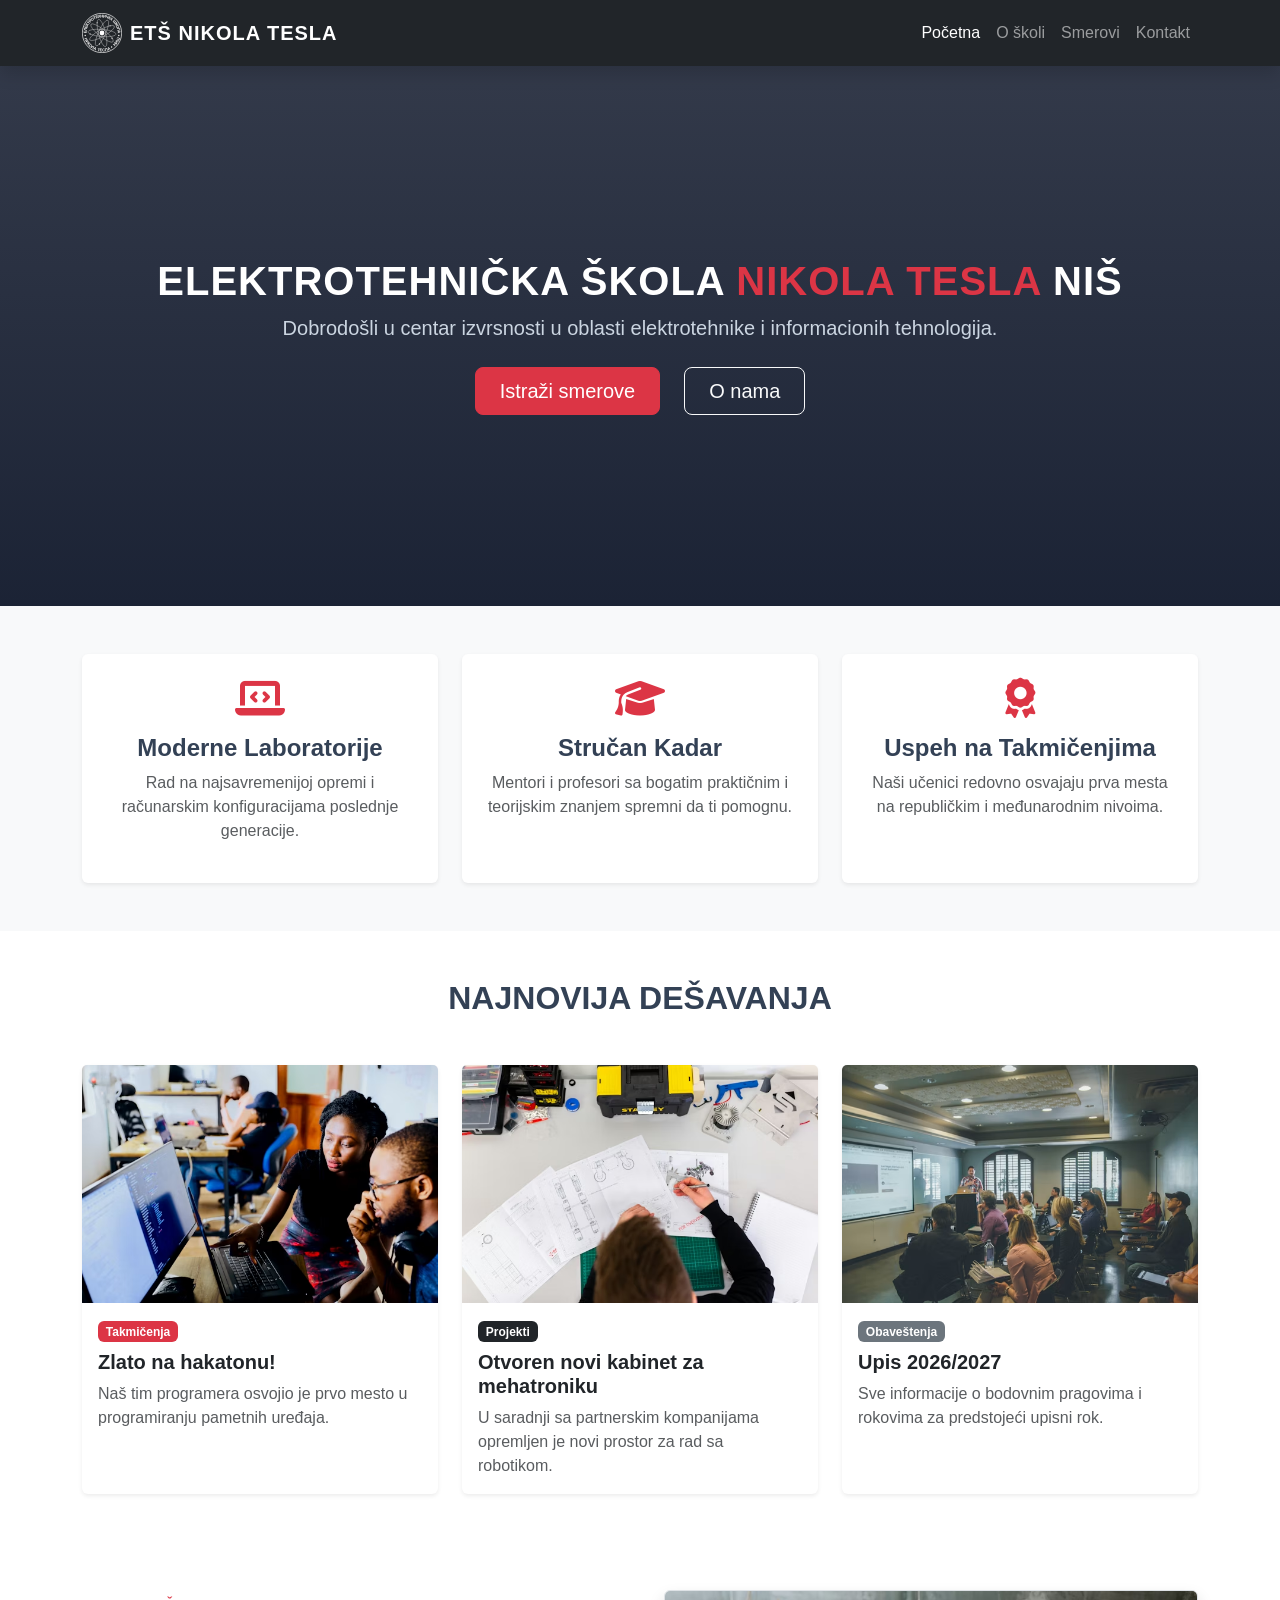
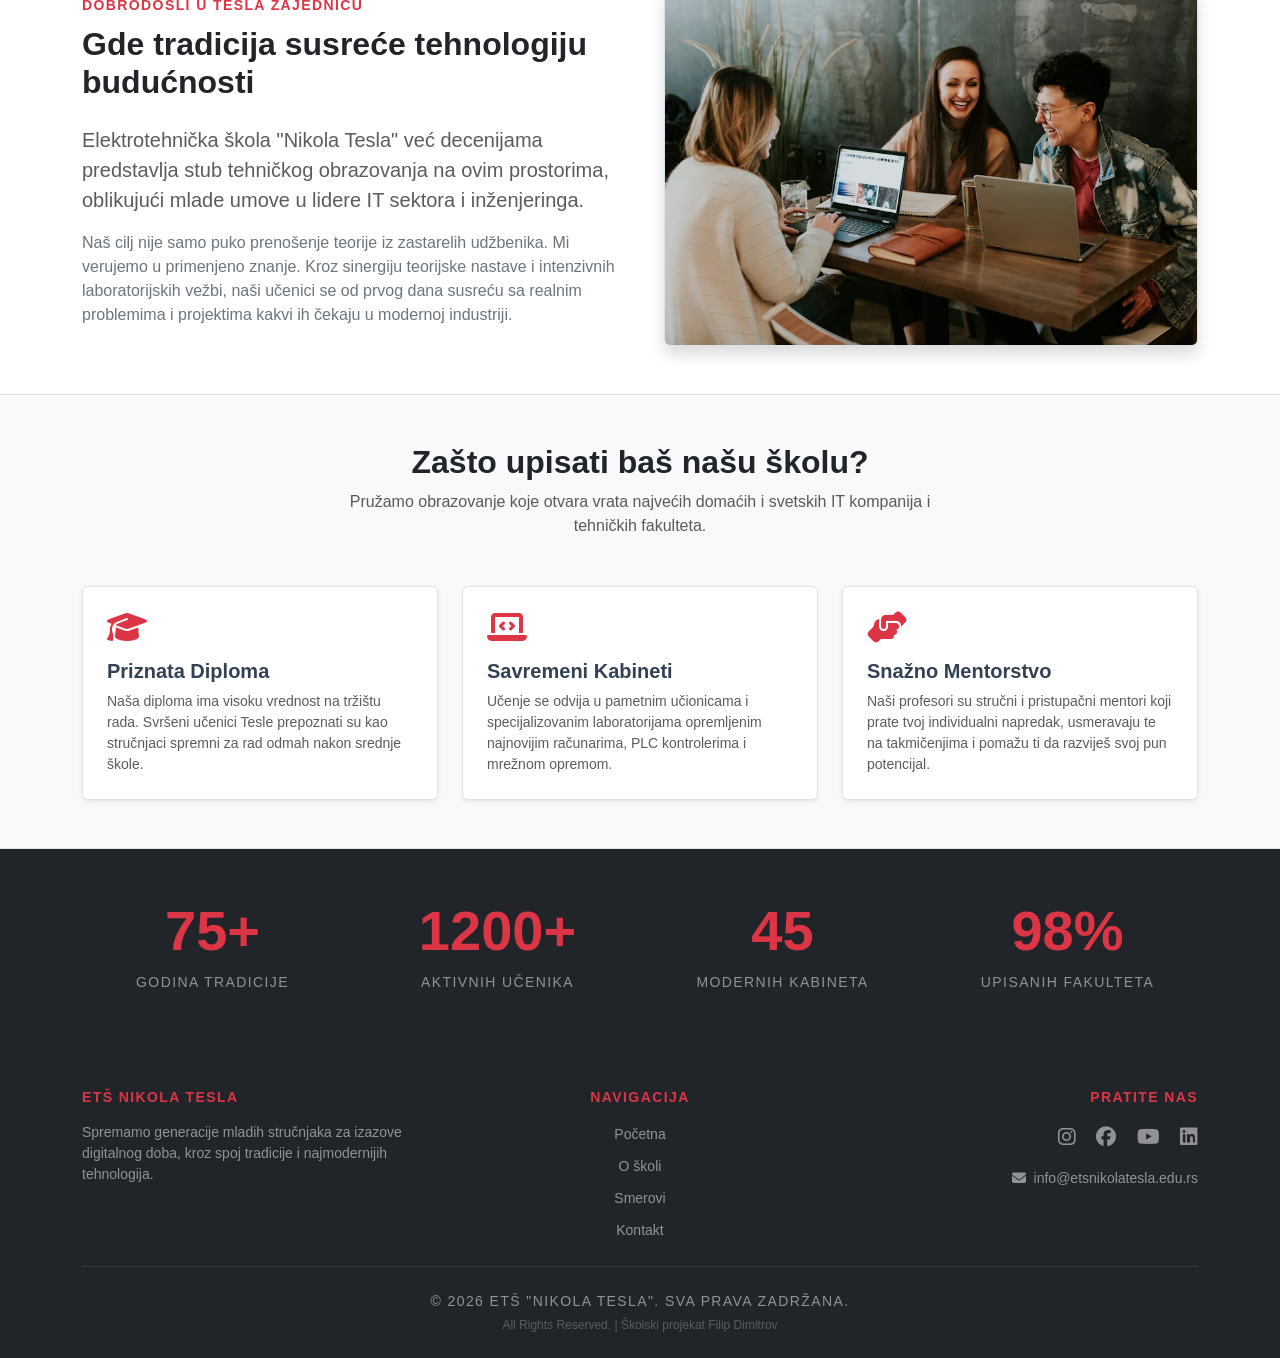
<file: index.html>
<!DOCTYPE html>
<html lang="sr">
<head>
    <meta charset="UTF-8">
    <meta name="viewport" content="width=device-width, initial-scale=1.0">
    <title>ETŠ Nikola Tesla | Početna</title>
    <link href="https://cdn.jsdelivr.net/npm/bootstrap@5.3.0/dist/css/bootstrap.min.css" rel="stylesheet">
    <link href="https://fonts.googleapis.com/css2?family=Montserrat:wght@400;700;900&display=swap" rel="stylesheet">
    <link rel="stylesheet" href="https://cdnjs.cloudflare.com/ajax/libs/font-awesome/6.4.0/css/all.min.css">
    <link rel="stylesheet" href="style.css">
</head>
<body>

    <nav class="navbar navbar-expand-lg navbar-dark bg-dark sticky-top shadow">
        <div class="container">
            <a class="navbar-brand d-flex align-items-center" href="index.html">
    <img src="/IMG/logo.svg" alt="Logo ETŠ Nikola Tesla" class="navbar-logo me-2">
    <span class="fw-bold">ETŠ NIKOLA TESLA</span>
</a>
            <button class="navbar-toggler" type="button" data-bs-toggle="collapse" data-bs-target="#navbarNav">
                <span class="navbar-toggler-icon"></span>
            </button>
            <div class="collapse navbar-collapse" id="navbarNav">
                <ul class="navbar-nav ms-auto">
                    <li class="nav-item"><a class="nav-link active" href="index.html">Početna</a></li>
                    <li class="nav-item"><a class="nav-link" href="o-skoli.html">O školi</a></li>
                    <li class="nav-item"><a class="nav-link" href="smerovi.html">Smerovi</a></li>
                    <li class="nav-item"><a class="nav-link" href="kontakt.html">Kontakt</a></li>
                </ul>
            </div>
        </div>
    </nav>

    <header class="hero-section text-white d-flex align-items-center" style="background: linear-gradient(rgba(15, 23, 42, 0.85), rgba(15, 23, 42, 0.95)), url('https://images.unsplash.com/photo-1517694712202-14dd9538aa97?auto=format&fit=crop&w=1200&q=80') no-repeat center center/cover;">
        <div class="container text-center py-5">
            <h1 class="hero-naslov text-uppercase text-white">
                Elektrotehnička škola <span class="text-danger">Nikola Tesla</span> Niš
            </h1>
            <p class="lead mb-4 text-muted-light">Dobrodošli u centar izvrsnosti u oblasti elektrotehnike i informacionih tehnologija.</p>
            <div class="d-grid gap-2 d-sm-flex justify-content-sm-center">
                <a href="smerovi.html" class="btn btn-danger btn-lg px-4 me-sm-3">Istraži smerove</a>
                <a href="o-skoli.html" class="btn btn-outline-light btn-lg px-4">O nama</a>
            </div>
        </div>
    </header>

    <section class="py-5 bg-light">
        <div class="container">
            <div class="row g-4 text-center">
                <div class="col-md-4">
                    <div class="p-4 bg-white rounded shadow-sm h-100 feature-card">
                        <i class="fa-solid fa-laptop-code text-danger fs-1 mb-3"></i>
                        <h4 class="fw-bold">Moderne Laboratorije</h4>
                        <p class="text-muted">Rad na najsavremenijoj opremi i računarskim konfiguracijama poslednje generacije.</p>
                    </div>
                </div>
                <div class="col-md-4">
                    <div class="p-4 bg-white rounded shadow-sm h-100 feature-card">
                        <i class="fa-solid fa-graduation-cap text-danger fs-1 mb-3"></i>
                        <h4 class="fw-bold">Stručan Kadar</h4>
                        <p class="text-muted">Mentori i profesori sa bogatim praktičnim i teorijskim znanjem spremni da ti pomognu.</p>
                    </div>
                </div>
                <div class="col-md-4">
                    <div class="p-4 bg-white rounded shadow-sm h-100 feature-card">
                        <i class="fa-solid fa-award text-danger fs-1 mb-3"></i>
                        <h4 class="fw-bold">Uspeh na Takmičenjima</h4>
                        <p class="text-muted">Naši učenici redovno osvajaju prva mesta na republičkim i međunarodnim nivoima.</p>
                    </div>
                </div>
            </div>
        </div>
    </section>

    <section class="py-5">
        <div class="container">
            <h2 class="text-center fw-bold mb-5 position-relative text-uppercase">Najnovija dešavanja</h2>
            <div class="row g-4">
                <div class="col-md-4">
                    <div class="card h-100 border-0 shadow-sm news-card">
                        <img src="/IMG/slika 1.avif" class="card-img-top" alt="Vesti">
                        <div class="card-body">
                            <span class="badge bg-danger mb-2">Takmičenja</span>
                            <h5 class="card-title fw-bold">Zlato na hakatonu!</h5>
                            <p class="card-text text-muted">Naš tim programera osvojio je prvo mesto u programiranju pametnih uređaja.</p>
                        </div>
                    </div>
                </div>
                <div class="col-md-4">
                    <div class="card h-100 border-0 shadow-sm news-card">
                        <img src="/IMG/slika 2.avif" class="card-img-top" alt="Vesti">
                        <div class="card-body">
                            <span class="badge bg-dark mb-2">Projekti</span>
                            <h5 class="card-title fw-bold">Otvoren novi kabinet za mehatroniku</h5>
                            <p class="card-text text-muted">U saradnji sa partnerskim kompanijama opremljen je novi prostor za rad sa robotikom.</p>
                        </div>
                    </div>
                </div>
                <div class="col-md-4">
                    <div class="card h-100 border-0 shadow-sm news-card">
                        <img src="/IMG/slika 3.avif" class="card-img-top" alt="Vesti">
                        <div class="card-body">
                            <span class="badge bg-secondary mb-2">Obaveštenja</span>
                            <h5 class="card-title fw-bold">Upis 2026/2027</h5>
                            <p class="card-text text-muted">Sve informacije o bodovnim pragovima i rokovima za predstojeći upisni rok.</p>
                        </div>
                    </div>
                </div>
            </div>
        </div>
    </section>

    <section class="py-5 bg-white">
        <div class="container">
            <div class="row align-items-center g-5">
                <div class="col-lg-6">
                    <span class="text-danger fw-bold text-uppercase tracking-wider small">Dobrodošli u Tesla zajednicu</span>
                    <h2 class="fw-bold text-dark mt-2 mb-4">Gde tradicija susreće tehnologiju budućnosti</h2>
                    <p class="lead text-muted">Elektrotehnička škola "Nikola Tesla" već decenijama predstavlja stub tehničkog obrazovanja na ovim prostorima, oblikujući mlade umove u lidere IT sektora i inženjeringa.</p>
                    <p class="text-secondary">Naš cilj nije samo puko prenošenje teorije iz zastarelih udžbenika. Mi verujemo u primenjeno znanje. Kroz sinergiju teorijske nastave i intenzivnih laboratorijskih vežbi, naši učenici se od prvog dana susreću sa realnim problemima i projektima kakvi ih čekaju u modernoj industriji.</p>
                </div>
                <div class="col-lg-6">
                    <img src="/IMG/slika 4.avif" alt="Studenti rade zajedno" class="img-fluid rounded shadow border">
                </div>
            </div>
        </div>
    </section>

    <section class="py-5 bg-light border-top border-bottom">
        <div class="container">
            <div class="text-center mb-5">
                <h2 class="fw-bold text-dark">Zašto upisati baš našu školu?</h2>
                <p class="text-muted mx-auto" style="max-width: 600px;">Pružamo obrazovanje koje otvara vrata najvećih domaćih i svetskih IT kompanija i tehničkih fakulteta.</p>
            </div>
            
            <div class="row g-4">
                <div class="col-md-4">
                    <div class="p-4 bg-white rounded shadow-sm border h-100 text-center text-md-start">
                        <i class="fa-solid fa-graduation-cap text-danger fs-2 mb-3"></i>
                        <h5 class="fw-bold">Priznata Diploma</h5>
                        <p class="text-muted small mb-0">Naša diploma ima visoku vrednost na tržištu rada. Svršeni učenici Tesle prepoznati su kao stručnjaci spremni za rad odmah nakon srednje škole.</p>
                    </div>
                </div>
                <div class="col-md-4">
                    <div class="p-4 bg-white rounded shadow-sm border h-100 text-center text-md-start">
                        <i class="fa-solid fa-laptop-code text-danger fs-2 mb-3"></i>
                        <h5 class="fw-bold">Savremeni Kabineti</h5>
                        <p class="text-muted small mb-0">Učenje se odvija u pametnim učionicama i specijalizovanim laboratorijama opremljenim najnovijim računarima, PLC kontrolerima i mrežnom opremom.</p>
                    </div>
                </div>
                <div class="col-md-4">
                    <div class="p-4 bg-white rounded shadow-sm border h-100 text-center text-md-start">
                        <i class="fa-solid fa-handshake-angle text-danger fs-2 mb-3"></i>
                        <h5 class="fw-bold">Snažno Mentorstvo</h5>
                        <p class="text-muted small mb-0">Naši profesori su stručni i pristupačni mentori koji prate tvoj individualni napredak, usmeravaju te na takmičenjima i pomažu ti da razviješ svoj pun potencijal.</p>
                    </div>
                </div>
            </div>
        </div>
    </section>

    <section class="py-5 bg-dark text-white text-center">
        <div class="container">
            <div class="row g-4">
                <div class="col-6 col-md-3">
                    <h2 class="display-4 fw-bold text-danger">75+</h2>
                    <p class="text-white-50 small mb-0 text-uppercase tracking-wider">Godina tradicije</p>
                </div>
                <div class="col-6 col-md-3">
                    <h2 class="display-4 fw-bold text-danger">1200+</h2>
                    <p class="text-white-50 small mb-0 text-uppercase tracking-wider">Aktivnih učenika</p>
                </div>
                <div class="col-6 col-md-3">
                    <h2 class="display-4 fw-bold text-danger">45</h2>
                    <p class="text-white-50 small mb-0 text-uppercase tracking-wider">Modernih kabineta</p>
                </div>
                <div class="col-6 col-md-3">
                    <h2 class="display-4 fw-bold text-danger">98%</h2>
                    <p class="text-white-50 small mb-0 text-uppercase tracking-wider">Upisanih fakulteta</p>
                </div>
            </div>
        </div>
    </section>

    <footer class="bg-dark text-white pt-5 pb-4">
        <div class="container">
            <div class="row g-4 text-center text-md-start">
                <div class="col-md-4">
                    <h5 class="fw-bold text-danger text-uppercase small tracking-wider mb-3">ETŠ Nikola Tesla</h5>
                    <p class="text-white-50 small">Spremamo generacije mladih stručnjaka za izazove digitalnog doba, kroz spoj tradicije i najmodernijih tehnologija.</p>
                </div>
                <div class="col-md-4 text-md-center">
                    <h5 class="fw-bold text-danger text-uppercase small tracking-wider mb-3">Navigacija</h5>
                    <ul class="list-unstyled mb-0">
                        <li class="mb-2"><a href="index.html" class="text-white-50 text-decoration-none small link-light">Početna</a></li>
                        <li class="mb-2"><a href="o-skoli.html" class="text-white-50 text-decoration-none small link-light">O školi</a></li>
                        <li class="mb-2"><a href="smerovi.html" class="text-white-50 text-decoration-none small link-light">Smerovi</a></li>
                        <li><a href="kontakt.html" class="text-white-50 text-decoration-none small link-light">Kontakt</a></li>
                    </ul>
                </div>
                <div class="col-md-4 text-md-end">
                    <h5 class="fw-bold text-danger text-uppercase small tracking-wider mb-3">Pratite nas</h5>
                    <div class="mb-3">
                        <a href="https://www.instagram.com/etstesla/" class="text-white-50 me-3 fs-5 link-danger"><i class="fa-brands fa-instagram"></i></a>
                        <a href="https://www.facebook.com/teslaets" class="text-white-50 me-3 fs-5 link-danger"><i class="fa-brands fa-facebook"></i></a>
                        <a href="https://www.youtube.com/channel/UCgVlxoR83jDUiZuTLbmSBog" class="text-white-50 me-3 fs-5 link-danger"><i class="fa-brands fa-youtube"></i></a>
                        <a href="#" class="text-white-50 fs-5 link-danger"><i class="fa-brands fa-linkedin"></i></a>
                    </div>
                    <p class="text-white-50 small mb-0"><i class="fa-solid fa-envelope me-2"></i>info@etsnikolatesla.edu.rs</p>
                </div>
            </div>
            
            <hr class="border-secondary opacity-25 my-4">
            
            <div class="text-center">
                <p class="mb-1 text-white-50 small text-uppercase tracking-wider">© 2026 ETŠ "Nikola Tesla". Sva prava zadržana.</p>
                <p class="mb-0 text-white-50 opacity-50 updated-text" style="font-size: 0.75rem;">All Rights Reserved. | Školski projekat Filip Dimitrov</p>
            </div>
        </div>
    </footer>

    <script src="https://cdn.jsdelivr.net/npm/bootstrap@5.3.0/dist/js/bootstrap.bundle.min.js"></script>
    <script src="script.js"></script>
</body>
</html>
</file>
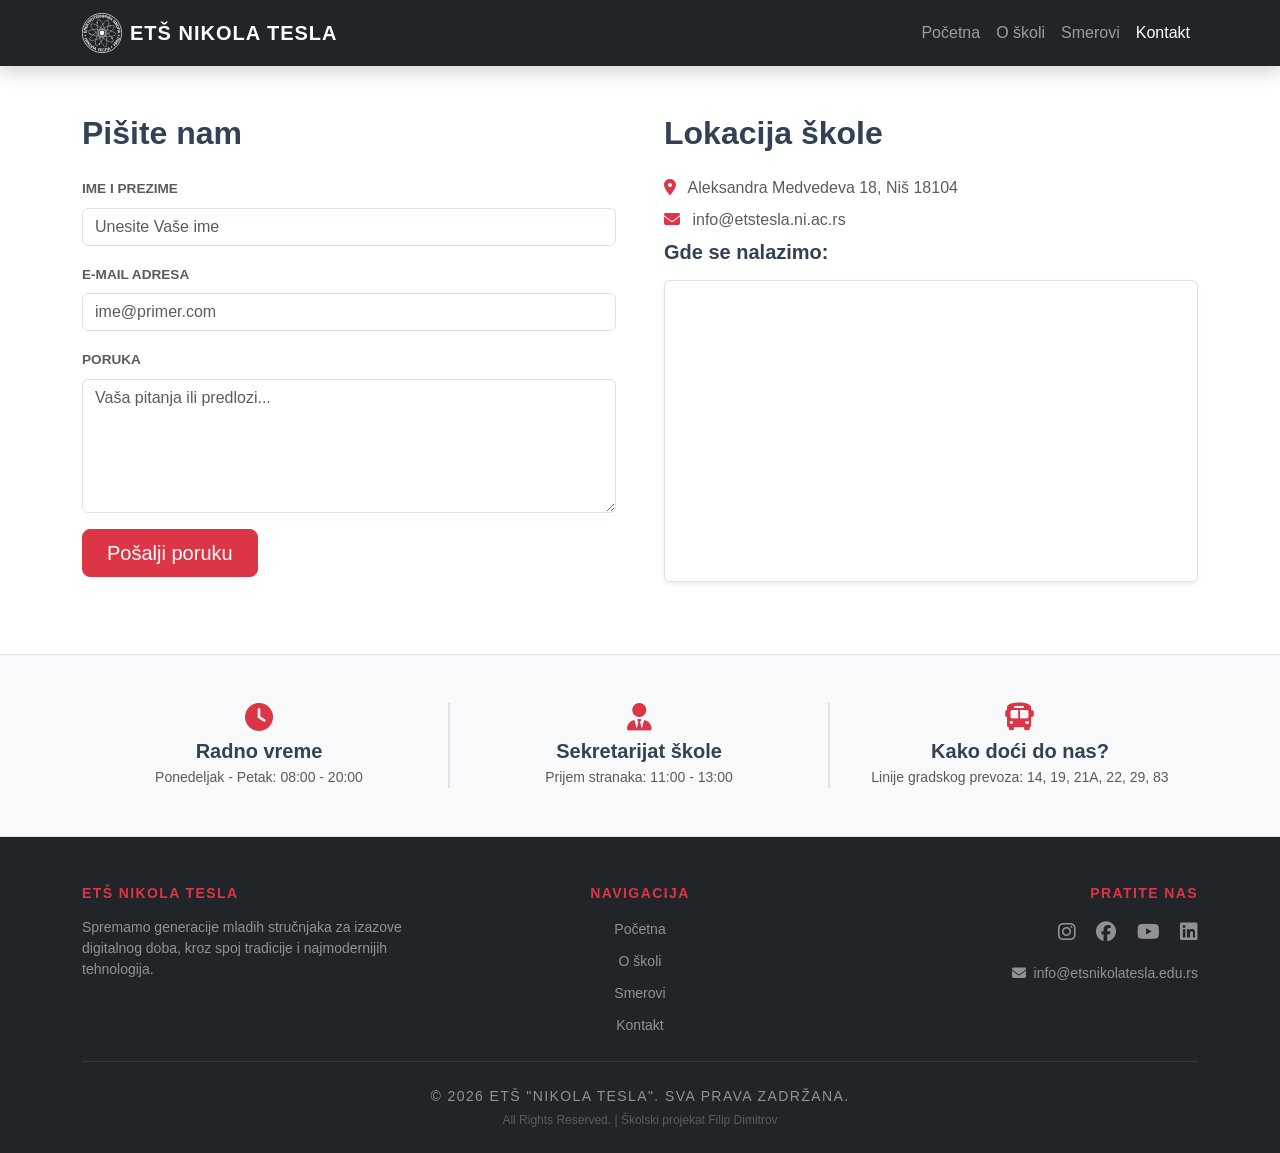
<file: kontakt.html>
<!DOCTYPE html>
<html lang="sr">
<head>
    <meta charset="UTF-8">
    <meta name="viewport" content="width=device-width, initial-scale=1.0">
    <title>Kontakt | ETŠ Nikola Tesla</title>
    <link href="https://cdn.jsdelivr.net/npm/bootstrap@5.3.0/dist/css/bootstrap.min.css" rel="stylesheet">
    <link rel="stylesheet" href="https://cdnjs.cloudflare.com/ajax/libs/font-awesome/6.4.0/css/all.min.css">
    <link rel="stylesheet" href="style.css">
</head>
<body>

    <nav class="navbar navbar-expand-lg navbar-dark bg-dark sticky-top shadow">
    <div class="container">
        <a class="navbar-brand d-flex align-items-center" href="index.html">
    <img src="/IMG/logo.svg" alt="Logo ETŠ Nikola Tesla" class="navbar-logo me-2">
    <span class="fw-bold">ETŠ NIKOLA TESLA</span>
</a>
        
        <button class="navbar-toggler" type="button" data-bs-toggle="collapse" data-bs-target="#navbarNav" aria-controls="navbarNav" aria-expanded="false" aria-label="Toggle navigation">
            <span class="navbar-toggler-icon"></span>
        </button>
        
        <div class="collapse navbar-collapse" id="navbarNav">
            <ul class="navbar-nav ms-auto">
                <li class="nav-item"><a class="nav-link" href="index.html">Početna</a></li>
                <li class="nav-item"><a class="nav-link" href="o-skoli.html">O školi</a></li>
                <li class="nav-item"><a class="nav-link" href="smerovi.html">Smerovi</a></li>
                <li class="nav-item"><a class="nav-link active" href="kontakt.html">Kontakt</a></li>
            </ul>
        </div>
    </div>
    </nav>

    <section class="py-5">
        <div class="container">
            <div class="row g-5">
                <div class="col-lg-6">
                    <h2 class="fw-bold mb-4">Pišite nam</h2>
                    <form id="contactForm" class="needs-validation" novalidate>
                        <div class="mb-3">
                            <label for="name" class="form-label text-muted fs-7 fw-semibold text-uppercase">Ime i prezime</label>
                            <input type="text" class="form-control" id="name" required placeholder="Unesite Vaše ime">
                            <div class="invalid-feedback">Molimo unesite Vaše ime.</div>
                        </div>
                        <div class="mb-3">
                            <label for="email" class="form-label text-muted fs-7 fw-semibold text-uppercase">E-mail adresa</label>
                            <input type="email" class="form-control" id="email" required placeholder="ime@primer.com">
                            <div class="invalid-feedback">Molimo unesite ispravnu e-mail adresu.</div>
                        </div>
                        <div class="mb-3">
                            <label for="message" class="form-label text-muted fs-7 fw-semibold text-uppercase">Poruka</label>
                            <textarea class="form-control" id="message" rows="5" required placeholder="Vaša pitanja ili predlozi..."></textarea>
                            <div class="invalid-feedback">Polje za poruku ne može biti prazno.</div>
                        </div>
                        <button type="submit" class="btn btn-danger btn-lg px-4">Pošalji poruku</button>
                    </form>
                    <div id="formSuccess" class="alert alert-success mt-3 d-none" role="alert">
                        Poruka je uspešno poslata! Odgovorićemo u najkraćem roku.
                    </div>
                </div>

                <div class="col-lg-6">
                    <h2 class="fw-bold mb-4">Lokacija škole</h2>
                    <div class="mb-4">
                        <p class="text-muted mb-2"><i class="fa-solid fa-location-dot text-danger me-2"></i> Aleksandra Medvedeva 18, Niš 18104</p>
                        <p class="text-muted mb-2"><i class="fa-solid fa-envelope text-danger me-2"></i> info@etstesla.ni.ac.rs</p>
                    <h4 class="fw-bold mb-3 fs-5">Gde se nalazimo:</h4>
                    <div class="ratio ratio-16x9 rounded shadow-sm border">
                    <iframe 
                        src="https://maps.google.com/maps?q=ETŠ%20Nikola%20Tesla,%20Mileševska%2042,%20Beograd&t=&z=16&ie=UTF8&iwloc=&output=embed" 
                        style="border:0;" 
                        allowfullscreen="" 
                        loading="lazy" 
                        referrerpolicy="no-referrer-when-downgrade">
                    </iframe>
                    </div>
                </div>
            </div>
        </div>
    </section>

    <section class="py-5 bg-light border-top border-bottom">
        <div class="container">
            <div class="row g-4 text-center">
                <div class="col-md-4 border-end border-2 border-white-300">
                    <i class="fa-solid fa-clock text-danger fs-3 mb-2"></i>
                    <h5 class="fw-bold mb-1">Radno vreme</h5>
                    <p class="text-muted small mb-0">Ponedeljak - Petak: 08:00 - 20:00</p>
                </div>
                <div class="col-md-4 border-end border-2 border-white-300">
                    <i class="fa-solid fa-user-tie text-danger fs-3 mb-2"></i>
                    <h5 class="fw-bold mb-1">Sekretarijat škole</h5>
                    <p class="text-muted small mb-0">Prijem stranaka: 11:00 - 13:00</p>
                </div>
                <div class="col-md-4">
                    <i class="fa-solid fa-bus text-danger fs-3 mb-2"></i>
                    <h5 class="fw-bold mb-1">Kako doći do nas?</h5>
                    <p class="text-muted small mb-0">Linije gradskog prevoza: 14, 19, 21A, 22, 29, 83</p>
                </div>
            </div>
        </div>
    </section>

    <footer class="bg-dark text-white pt-5 pb-4">
        <div class="container">
            <div class="row g-4 text-center text-md-start">
                <div class="col-md-4">
                    <h5 class="fw-bold text-danger text-uppercase small tracking-wider mb-3">ETŠ Nikola Tesla</h5>
                    <p class="text-white-50 small">Spremamo generacije mladih stručnjaka za izazove digitalnog doba, kroz spoj tradicije i najmodernijih tehnologija.</p>
                </div>
                <div class="col-md-4 text-md-center">
                    <h5 class="fw-bold text-danger text-uppercase small tracking-wider mb-3">Navigacija</h5>
                    <ul class="list-unstyled mb-0">
                        <li class="mb-2"><a href="index.html" class="text-white-50 text-decoration-none small link-light">Početna</a></li>
                        <li class="mb-2"><a href="o-skoli.html" class="text-white-50 text-decoration-none small link-light">O školi</a></li>
                        <li class="mb-2"><a href="smerovi.html" class="text-white-50 text-decoration-none small link-light">Smerovi</a></li>
                        <li><a href="kontakt.html" class="text-white-50 text-decoration-none small link-light">Kontakt</a></li>
                    </ul>
                </div>
                <div class="col-md-4 text-md-end">
                    <h5 class="fw-bold text-danger text-uppercase small tracking-wider mb-3">Pratite nas</h5>
                    <div class="mb-3">
                        <a href="https://www.instagram.com/etstesla/" class="text-white-50 me-3 fs-5 link-danger"><i class="fa-brands fa-instagram"></i></a>
                        <a href="https://www.facebook.com/teslaets" class="text-white-50 me-3 fs-5 link-danger"><i class="fa-brands fa-facebook"></i></a>
                        <a href="https://www.youtube.com/channel/UCgVlxoR83jDUiZuTLbmSBog" class="text-white-50 me-3 fs-5 link-danger"><i class="fa-brands fa-youtube"></i></a>
                        <a href="#" class="text-white-50 fs-5 link-danger"><i class="fa-brands fa-linkedin"></i></a>
                    </div>
                    <p class="text-white-50 small mb-0"><i class="fa-solid fa-envelope me-2"></i>info@etsnikolatesla.edu.rs</p>
                </div>
            </div>
            
            <hr class="border-secondary opacity-25 my-4">
            
            <div class="text-center">
                <p class="mb-1 text-white-50 small text-uppercase tracking-wider">© 2026 ETŠ "Nikola Tesla". Sva prava zadržana.</p>
                <p class="mb-0 text-white-50 opacity-50 updated-text" style="font-size: 0.75rem;">All Rights Reserved. | Školski projekat Filip Dimitrov</p>
            </div>
        </div>
    </footer>

    <script src="https://cdn.jsdelivr.net/npm/bootstrap@5.3.0/dist/js/bootstrap.bundle.min.js"></script>
    <script src="script.js"></script>
</body>
</html>
</file>
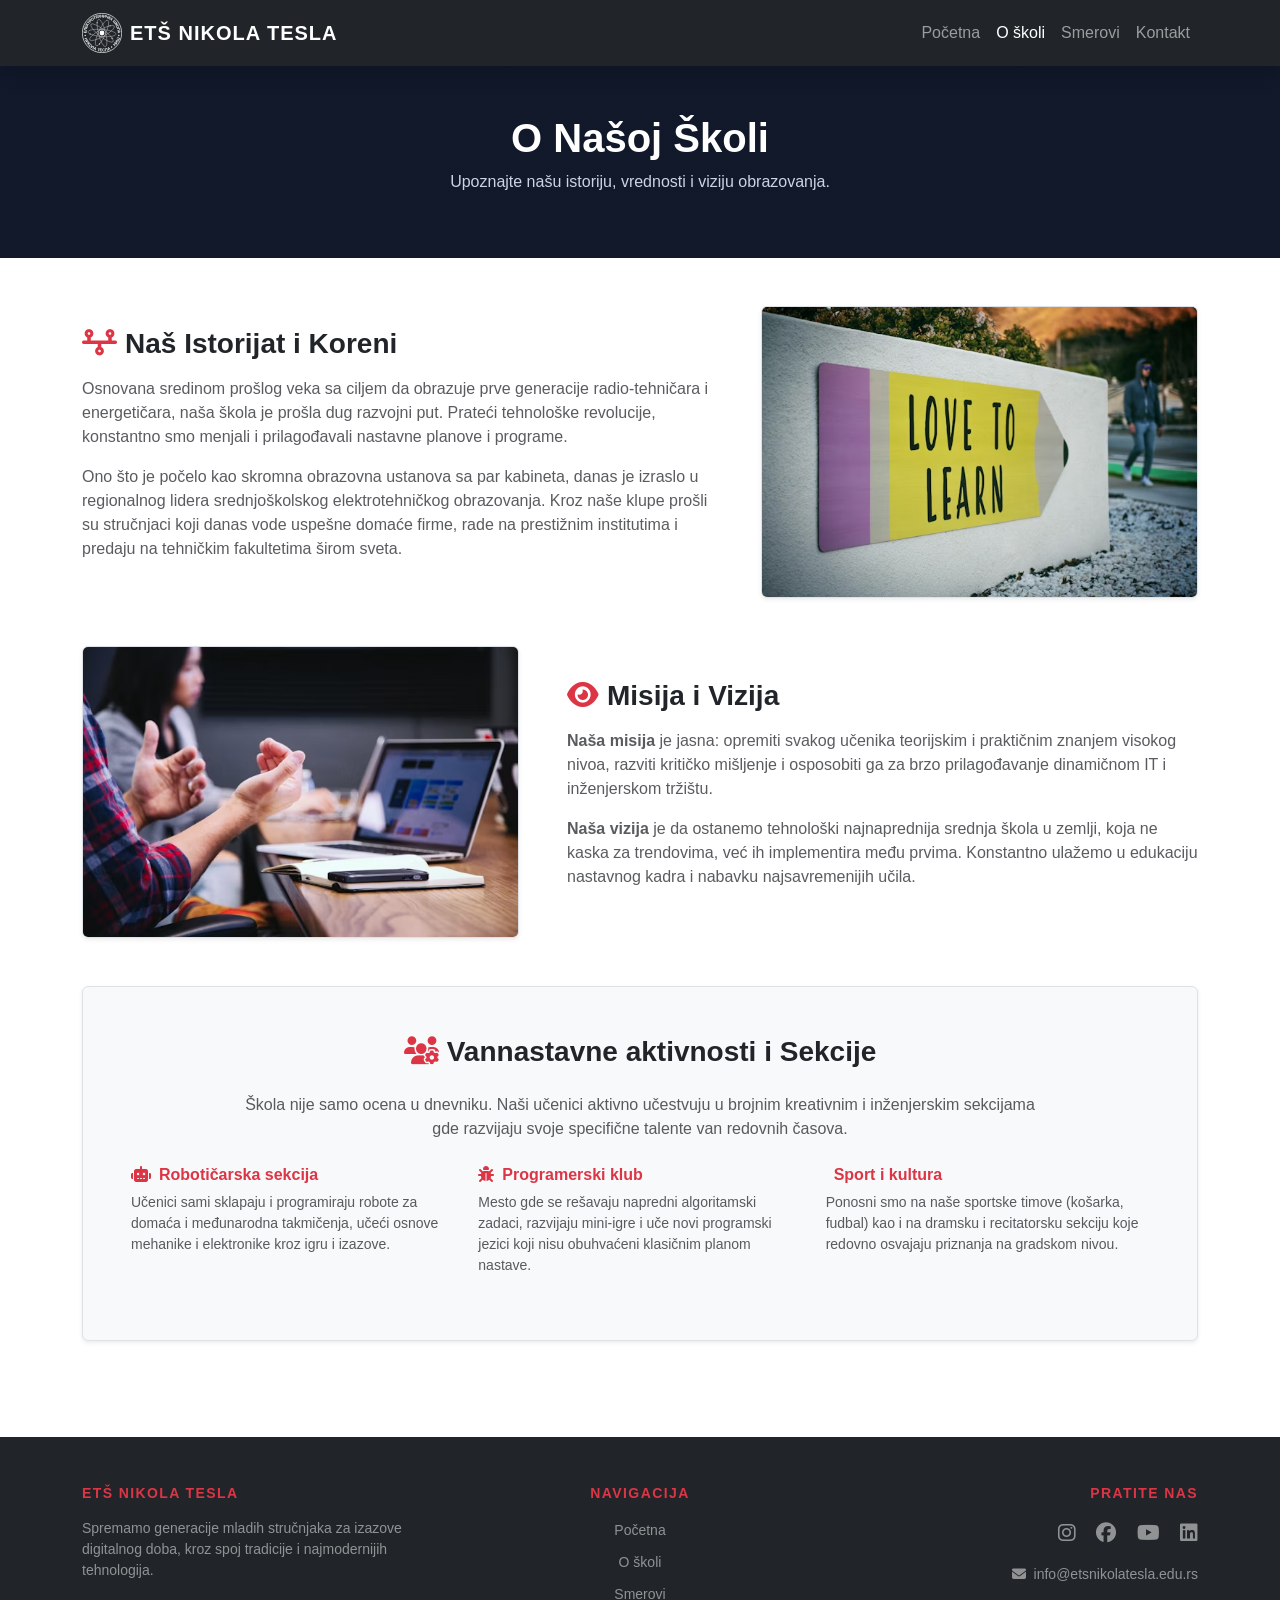
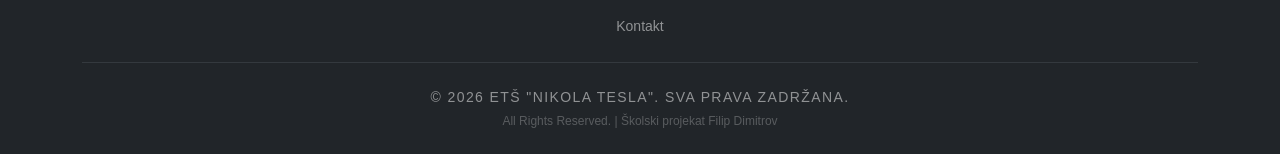
<file: o-skoli.html>
<!DOCTYPE html>
<html lang="sr">
<head>
    <meta charset="UTF-8">
    <meta name="viewport" content="width=device-width, initial-scale=1.0">
    <title>O školi | ETŠ Nikola Tesla</title>
    <link href="https://cdn.jsdelivr.net/npm/bootstrap@5.3.0/dist/css/bootstrap.min.css" rel="stylesheet">
    <link rel="stylesheet" href="https://cdnjs.cloudflare.com/ajax/libs/font-awesome/6.4.0/css/all.min.css">
    <link rel="stylesheet" href="style.css">
</head>
<body>

    <nav class="navbar navbar-expand-lg navbar-dark bg-dark sticky-top shadow">
        <div class="container">
            <a class="navbar-brand d-flex align-items-center" href="index.html">
    <img src="/IMG/logo.svg" alt="Logo ETŠ Nikola Tesla" class="navbar-logo me-2">
    <span class="fw-bold">ETŠ NIKOLA TESLA</span>
</a>
            <button class="navbar-toggler" type="button" data-bs-toggle="collapse" data-bs-target="#navbarNav">
                <span class="navbar-toggler-icon"></span>
            </button>
            <div class="collapse navbar-collapse" id="navbarNav">
                <ul class="navbar-nav ms-auto">
                    <li class="nav-item"><a class="nav-link" href="index.html">Početna</a></li>
                    <li class="nav-item"><a class="nav-link active" href="o-skoli.html">O školi</a></li>
                    <li class="nav-item"><a class="nav-link" href="smerovi.html">Smerovi</a></li>
                    <li class="nav-item"><a class="nav-link" href="kontakt.html">Kontakt</a></li>
                </ul>
            </div>
        </div>
    </nav>

    <div class="bg-dark text-white py-5 text-center" style="background: linear-gradient(rgba(15, 23, 42, 0.9), rgba(15, 23, 42, 0.9)), url('https://images.unsplash.com/photo-1451187580459-43490279c0fa?auto=format&fit=crop&w=1200&q=80') center center/cover;">
        <h1 class="fw-bold">O Našoj Školi</h1>
        <p class="text-muted-light">Upoznajte našu istoriju, vrednosti i viziju obrazovanja.</p>
    </div>

    <section class="py-5">
        <div class="container">
            
            <div class="row align-items-center g-5 mb-5">
                <div class="col-lg-7">
                    <h3 class="fw-bold text-dark mb-3"><i class="fa-solid fa-timeline text-danger me-2"></i>Naš Istorijat i Koreni</h3>
                    <p class="text-muted">Osnovana sredinom prošlog veka sa ciljem da obrazuje prve generacije radio-tehničara i energetičara, naša škola je prošla dug razvojni put. Prateći tehnološke revolucije, konstantno smo menjali i prilagođavali nastavne planove i programe.</p>
                    <p class="text-muted">Ono što je počelo kao skromna obrazovna ustanova sa par kabineta, danas je izraslo u regionalnog lidera srednjoškolskog elektrotehničkog obrazovanja. Kroz naše klupe prošli su stručnjaci koji danas vode uspešne domaće firme, rade na prestižnim institutima i predaju na tehničkim fakultetima širom sveta.</p>
                </div>
                <div class="col-lg-5">
                    <img src="/IMG/slika 7.avif" alt="Istorija učenje" class="img-fluid rounded shadow-sm border">
                </div>
            </div>

            <div class="row align-items-center g-5 mb-5 flex-lg-row-reverse">
                <div class="col-lg-7">
                    <h3 class="fw-bold text-dark mb-3"><i class="fa-solid fa-eye text-danger me-2"></i>Misija i Vizija</h3>
                    <p class="text-muted"><strong>Naša misija</strong> je jasna: opremiti svakog učenika teorijskim i praktičnim znanjem visokog nivoa, razviti kritičko mišljenje i osposobiti ga za brzo prilagođavanje dinamičnom IT i inženjerskom tržištu.</p>
                    <p class="text-muted"><strong>Naša vizija</strong> je da ostanemo tehnološki najnaprednija srednja škola u zemlji, koja ne kaska za trendovima, već ih implementira među prvima. Konstantno ulažemo u edukaciju nastavnog kadra i nabavku najsavremenijih učila.</p>
                </div>
                <div class="col-lg-5">
                    <img src="/IMG/slika 8.avif" alt="Vizija i saradnja" class="img-fluid rounded shadow-sm border">
                </div>
            </div>

            <div class="p-5 bg-light rounded border shadow-sm mt-5">
                <h3 class="fw-bold text-dark text-center mb-4"><i class="fa-solid fa-users-gear text-danger me-2"></i>Vannastavne aktivnosti i Sekcije</h3>
                <p class="text-muted text-center mx-auto mb-4" style="max-width: 800px;">Škola nije samo ocena u dnevniku. Naši učenici aktivno učestvuju u brojnim kreativnim i inženjerskim sekcijama gde razvijaju svoje specifične talente van redovnih časova.</p>
                
                <div class="row g-4 text-center text-md-start">
                    <div class="col-md-4">
                        <h6 class="fw-bold text-danger"><i class="fa-solid fa-robot me-2"></i>Robotičarska sekcija</h6>
                        <p class="text-muted small">Učenici sami sklapaju i programiraju robote za domaća i međunarodna takmičenja, učeći osnove mehanike i elektronike kroz igru i izazove.</p>
                    </div>
                    <div class="col-md-4">
                        <h6 class="fw-bold text-danger"><i class="fa-solid fa-bug me-2"></i>Programerski klub</h6>
                        <p class="text-muted small">Mesto gde se rešavaju napredni algoritamski zadaci, razvijaju mini-igre i uče novi programski jezici koji nisu obuhvaćeni klasičnim planom nastave.</p>
                    </div>
                    <div class="col-md-4">
                        <h6 class="fw-bold text-danger"><i class="fa-solid fa-sports-ball me-2"></i>Sport i kultura</h6>
                        <p class="text-muted small">Ponosni smo na naše sportske timove (košarka, fudbal) kao i na dramsku i recitatorsku sekciju koje redovno osvajaju priznanja na gradskom nivou.</p>
                    </div>
                </div>
            </div>

        </div>
    </section>

    <footer class="bg-dark text-white pt-5 pb-4 mt-5">
        <div class="container">
            <div class="row g-4 text-center text-md-start">
                <div class="col-md-4">
                    <h5 class="fw-bold text-danger text-uppercase small tracking-wider mb-3">ETŠ Nikola Tesla</h5>
                    <p class="text-white-50 small">Spremamo generacije mladih stručnjaka za izazove digitalnog doba, kroz spoj tradicije i najmodernijih tehnologija.</p>
                </div>
                <div class="col-md-4 text-md-center">
                    <h5 class="fw-bold text-danger text-uppercase small tracking-wider mb-3">Navigacija</h5>
                    <ul class="list-unstyled mb-0">
                        <li class="mb-2"><a href="index.html" class="text-white-50 text-decoration-none small link-light">Početna</a></li>
                        <li class="mb-2"><a href="o-skoli.html" class="text-white-50 text-decoration-none small link-light">O školi</a></li>
                        <li class="mb-2"><a href="smerovi.html" class="text-white-50 text-decoration-none small link-light">Smerovi</a></li>
                        <li><a href="kontakt.html" class="text-white-50 text-decoration-none small link-light">Kontakt</a></li>
                    </ul>
                </div>
                <div class="col-md-4 text-md-end">
                    <h5 class="fw-bold text-danger text-uppercase small tracking-wider mb-3">Pratite nas</h5>
                    <div class="mb-3">
                        <a href="https://www.instagram.com/etstesla/" class="text-white-50 me-3 fs-5 link-danger"><i class="fa-brands fa-instagram"></i></a>
                        <a href="https://www.facebook.com/teslaets" class="text-white-50 me-3 fs-5 link-danger"><i class="fa-brands fa-facebook"></i></a>
                        <a href="https://www.youtube.com/channel/UCgVlxoR83jDUiZuTLbmSBog" class="text-white-50 me-3 fs-5 link-danger"><i class="fa-brands fa-youtube"></i></a>
                        <a href="#" class="text-white-50 fs-5 link-danger"><i class="fa-brands fa-linkedin"></i></a>
                    </div>
                    <p class="text-white-50 small mb-0"><i class="fa-solid fa-envelope me-2"></i>info@etsnikolatesla.edu.rs</p>
                </div>
            </div>
            <hr class="border-secondary opacity-25 my-4">
            <div class="text-center">
                <p class="mb-1 text-white-50 small text-uppercase tracking-wider">© 2026 ETŠ "Nikola Tesla". Sva prava zadržana.</p>
                <p class="mb-0 text-white-50 opacity-50 updated-text" style="font-size: 0.75rem;">All Rights Reserved. | Školski projekat Filip Dimitrov</p>
            </div>
        </div>
    </footer>

    <script src="https://cdn.jsdelivr.net/npm/bootstrap@5.3.0/dist/js/bootstrap.bundle.min.js"></script>
</body>
</html>
</file>
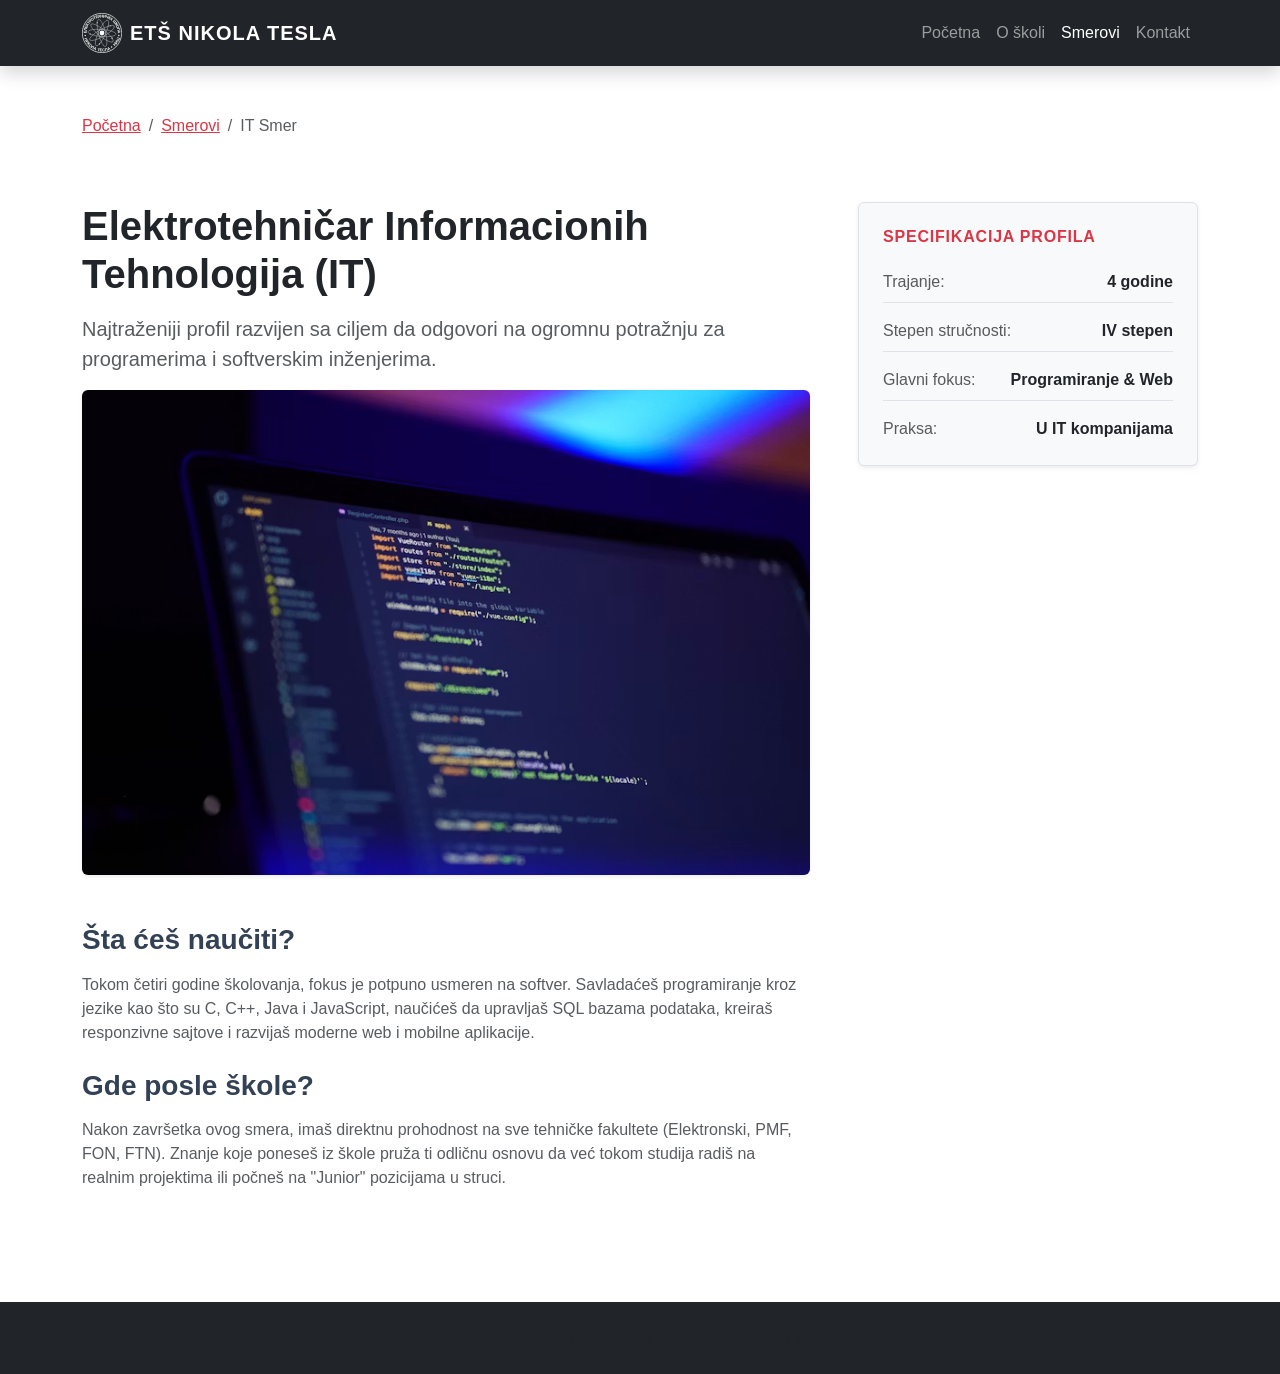
<file: smer-it.html>
<!DOCTYPE html>
<html lang="sr">
<head>
    <meta charset="UTF-8">
    <meta name="viewport" content="width=device-width, initial-scale=1.0">
    <title>Smer IT | ETŠ Nikola Tesla</title>
    <link href="https://cdn.jsdelivr.net/npm/bootstrap@5.3.0/dist/css/bootstrap.min.css" rel="stylesheet">
    <link rel="stylesheet" href="https://cdnjs.cloudflare.com/ajax/libs/font-awesome/6.4.0/css/all.min.css">
    <link rel="stylesheet" href="style.css">
</head>
<body>

    <nav class="navbar navbar-expand-lg navbar-dark bg-dark sticky-top shadow">
        <div class="container">
            <a class="navbar-brand d-flex align-items-center" href="index.html">
    <img src="/IMG/logo.svg" alt="Logo ETŠ Nikola Tesla" class="navbar-logo me-2">
    <span class="fw-bold">ETŠ NIKOLA TESLA</span>
</a>
            <button class="navbar-toggler" type="button" data-bs-toggle="collapse" data-bs-target="#navbarNav">
                <span class="navbar-toggler-icon"></span>
            </button>
            <div class="collapse navbar-collapse" id="navbarNav">
                <ul class="navbar-nav ms-auto">
                    <li class="nav-item"><a class="nav-link" href="index.html">Početna</a></li>
                    <li class="nav-item"><a class="nav-link" href="o-skoli.html">O školi</a></li>
                    <li class="nav-item"><a class="nav-link active" href="smerovi.html">Smerovi</a></li>
                    <li class="nav-item"><a class="nav-link" href="kontakt.html">Kontakt</a></li>
                </ul>
            </div>
        </div>
    </nav>

    <section class="py-5">
        <div class="container">
            <nav aria-label="breadcrumb">
                <ol class="breadcrumb">
                    <li class="breadcrumb-item"><a href="index.html" class="text-danger">Početna</a></li>
                    <li class="breadcrumb-item"><a href="smerovi.html" class="text-danger">Smerovi</a></li>
                    <li class="breadcrumb-item active" aria-current="page">IT Smer</li>
                </ol>
            </nav>

            <div class="row g-5 mt-2">
                <div class="col-lg-8">
                    <h1 class="fw-bold text-dark mb-3">Elektrotehničar Informacionih Tehnologija (IT)</h1>
                    <p class="lead text-muted">Najtraženiji profil razvijen sa ciljem da odgovori na ogromnu potražnju za programerima i softverskim inženjerima.</p>
                    
                    <img src="/IMG/slika 9.avif" alt="Programiranje" class="img-fluid rounded shadow-sm mb-4">

                    <h3 class="fw-bold mt-4 mb-3">Šta ćeš naučiti?</h3>
                    <p class="text-muted">Tokom četiri godine školovanja, fokus je potpuno usmeren na softver. Savladaćeš programiranje kroz jezike kao što su C, C++, Java i JavaScript, naučićeš da upravljaš SQL bazama podataka, kreiraš responzivne sajtove i razvijaš moderne web i mobilne aplikacije.</p>

                    <h3 class="fw-bold mt-4 mb-3">Gde posle škole?</h3>
                    <p class="text-muted">Nakon završetka ovog smera, imaš direktnu prohodnost na sve tehničke fakultete (Elektronski, PMF, FON, FTN). Znanje koje poneseš iz škole pruža ti odličnu osnovu da već tokom studija radiš na realnim projektima ili počneš na "Junior" pozicijama u struci.</p>
                </div>

                <div class="col-lg-4">
                    <div class="p-4 bg-light rounded border shadow-sm">
                        <h4 class="fw-bold mb-4 text-uppercase fs-6 tracking-wide text-danger">Specifikacija profila</h4>
                        <ul class="list-unstyled mb-0">
                            <li class="mb-3 d-flex justify-content-between border-bottom pb-2">
                                <span class="text-muted">Trajanje:</span>
                                <span class="fw-bold text-dark">4 godine</span>
                            </li>
                            <li class="mb-3 d-flex justify-content-between border-bottom pb-2">
                                <span class="text-muted">Stepen stručnosti:</span>
                                <span class="fw-bold text-dark">IV stepen</span>
                            </li>
                            <li class="mb-3 d-flex justify-content-between border-bottom pb-2">
                                <span class="text-muted">Glavni fokus:</span>
                                <span class="fw-bold text-dark">Programiranje & Web</span>
                            </li>
                            <li class="d-flex justify-content-between">
                                <span class="text-muted">Praksa:</span>
                                <span class="fw-bold text-dark">U IT kompanijama</span>
                            </li>
                        </ul>
                    </div>
                </div>
            </div>
        </div>
    </section>

    <footer class="bg-dark text-white py-4 mt-5">
        <div class="container text-center text-muted">
            <p class="mb-0">© 2026 ETŠ "Nikola Tesla". Sva prava zadržana.</p>
        </div>
    </footer>

    <script src="https://cdn.jsdelivr.net/npm/bootstrap@5.3.0/dist/js/bootstrap.bundle.min.js"></script>
</body>
</html>
</file>
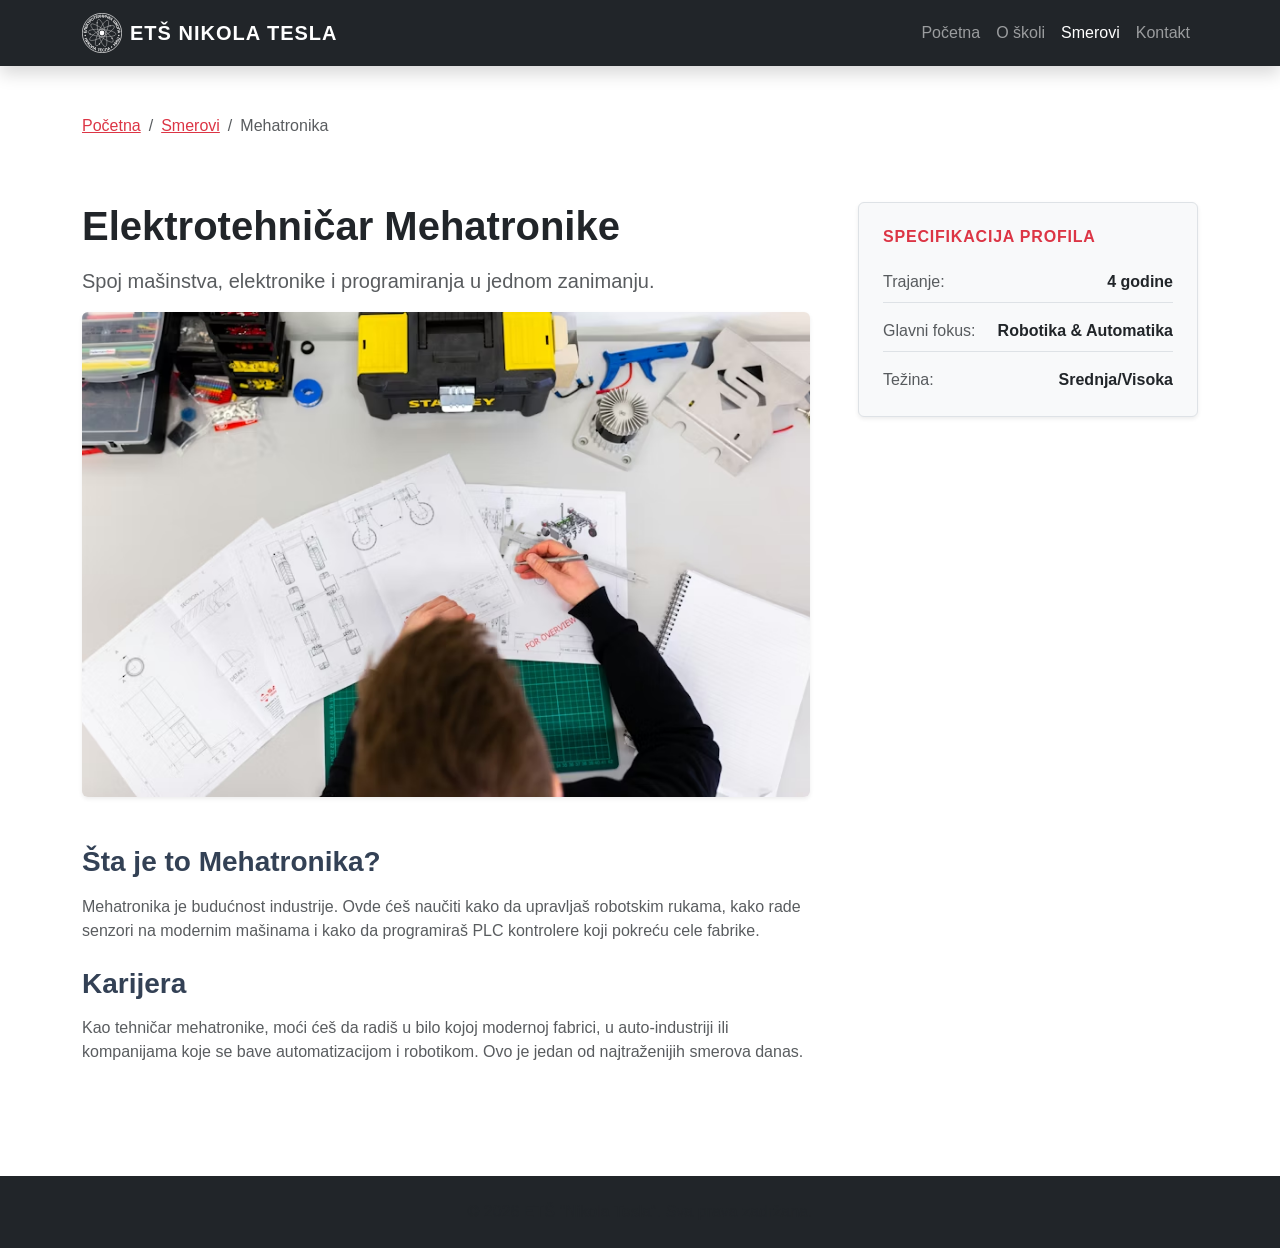
<file: smer-mehatronika.html>
<!DOCTYPE html>
<html lang="sr">
<head>
    <meta charset="UTF-8">
    <meta name="viewport" content="width=device-width, initial-scale=1.0">
    <title>Smer Mehatronika | ETŠ Nikola Tesla</title>
    <link href="https://cdn.jsdelivr.net/npm/bootstrap@5.3.0/dist/css/bootstrap.min.css" rel="stylesheet">
    <link rel="stylesheet" href="https://cdnjs.cloudflare.com/ajax/libs/font-awesome/6.4.0/css/all.min.css">
    <link rel="stylesheet" href="style.css">
</head>
<body>
    <nav class="navbar navbar-expand-lg navbar-dark bg-dark sticky-top shadow">
        <div class="container">
            <a class="navbar-brand d-flex align-items-center" href="index.html">
    <img src="/IMG/logo.svg" alt="Logo ETŠ Nikola Tesla" class="navbar-logo me-2">
    <span class="fw-bold">ETŠ NIKOLA TESLA</span>
</a>
            <button class="navbar-toggler" type="button" data-bs-toggle="collapse" data-bs-target="#navbarNav">
                <span class="navbar-toggler-icon"></span>
            </button>
            <div class="collapse navbar-collapse" id="navbarNav">
                <ul class="navbar-nav ms-auto">
                    <li class="nav-item"><a class="nav-link" href="index.html">Početna</a></li>
                    <li class="nav-item"><a class="nav-link" href="o-skoli.html">O školi</a></li>
                    <li class="nav-item"><a class="nav-link active" href="smerovi.html">Smerovi</a></li>
                    <li class="nav-item"><a class="nav-link" href="kontakt.html">Kontakt</a></li>
                </ul>
            </div>
        </div>
    </nav>

    <section class="py-5">
        <div class="container">
            <nav aria-label="breadcrumb">
                <ol class="breadcrumb">
                    <li class="breadcrumb-item"><a href="index.html" class="text-danger">Početna</a></li>
                    <li class="breadcrumb-item"><a href="smerovi.html" class="text-danger">Smerovi</a></li>
                    <li class="breadcrumb-item active">Mehatronika</li>
                </ol>
            </nav>

            <div class="row g-5 mt-2">
                <div class="col-lg-8">
                    <h1 class="fw-bold text-dark mb-3">Elektrotehničar Mehatronike</h1>
                    <p class="lead text-muted">Spoj mašinstva, elektronike i programiranja u jednom zanimanju.</p>
                    
                    <img src="/IMG/slika 10.avif" alt="Mechatronics" class="img-fluid rounded shadow-sm mb-4">

                    <h3 class="fw-bold mt-4 mb-3">Šta je to Mehatronika?</h3>
                    <p class="text-muted">Mehatronika je budućnost industrije. Ovde ćeš naučiti kako da upravljaš robotskim rukama, kako rade senzori na modernim mašinama i kako da programiraš PLC kontrolere koji pokreću cele fabrike.</p>

                    <h3 class="fw-bold mt-4 mb-3">Karijera</h3>
                    <p class="text-muted">Kao tehničar mehatronike, moći ćeš da radiš u bilo kojoj modernoj fabrici, u auto-industriji ili kompanijama koje se bave automatizacijom i robotikom. Ovo je jedan od najtraženijih smerova danas.</p>
                </div>

                <div class="col-lg-4">
                    <div class="p-4 bg-light rounded border shadow-sm">
                        <h4 class="fw-bold mb-4 text-uppercase fs-6 tracking-wide text-danger">Specifikacija profila</h4>
                        <ul class="list-unstyled mb-0">
                            <li class="mb-3 d-flex justify-content-between border-bottom pb-2">
                                <span class="text-muted">Trajanje:</span>
                                <span class="fw-bold text-dark">4 godine</span>
                            </li>
                            <li class="mb-3 d-flex justify-content-between border-bottom pb-2">
                                <span class="text-muted">Glavni fokus:</span>
                                <span class="fw-bold text-dark">Robotika & Automatika</span>
                            </li>
                            <li class="d-flex justify-content-between">
                                <span class="text-muted">Težina:</span>
                                <span class="fw-bold text-dark">Srednja/Visoka</span>
                            </li>
                        </ul>
                    </div>
                </div>
            </div>
        </div>
    </section>

    <footer class="bg-dark text-white py-4 mt-5">
        <div class="container text-center text-muted">
            <p class="mb-0">&copy; 2026 ETŠ "Nikola Tesla". Sva prava zadržana.</p>
        </div>
    </footer>

    <script src="https://cdn.jsdelivr.net/npm/bootstrap@5.3.0/dist/js/bootstrap.bundle.min.js"></script>
</body>
</html>
</file>
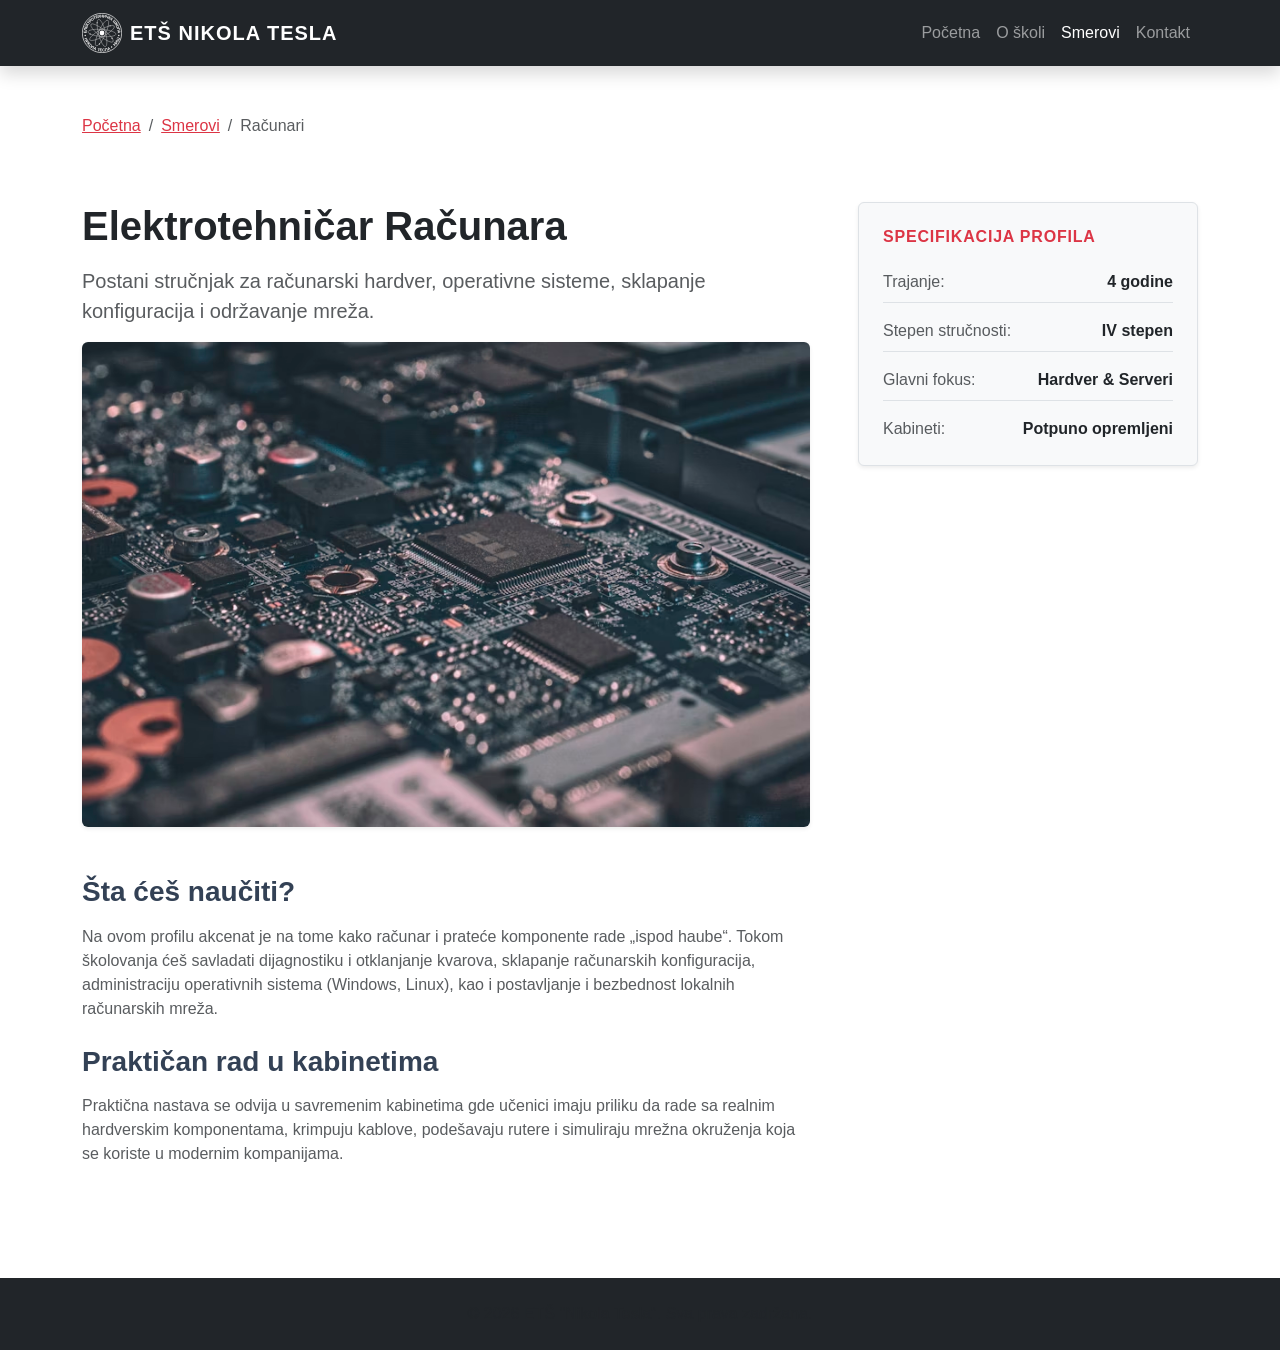
<file: smer-racunari.html>
<!DOCTYPE html>
<html lang="sr">
<head>
    <meta charset="UTF-8">
    <meta name="viewport" content="width=device-width, initial-scale=1.0">
    <title>Smer Računari | ETŠ Nikola Tesla</title>
    <link href="https://cdn.jsdelivr.net/npm/bootstrap@5.3.0/dist/css/bootstrap.min.css" rel="stylesheet">
    <link rel="stylesheet" href="https://cdnjs.cloudflare.com/ajax/libs/font-awesome/6.4.0/css/all.min.css">
    <link rel="stylesheet" href="style.css">
</head>
<body>

    <nav class="navbar navbar-expand-lg navbar-dark bg-dark sticky-top shadow">
        <div class="container">
            <a class="navbar-brand d-flex align-items-center" href="index.html">
    <img src="/IMG/logo.svg" alt="Logo ETŠ Nikola Tesla" class="navbar-logo me-2">
    <span class="fw-bold">ETŠ NIKOLA TESLA</span>
</a>
            <button class="navbar-toggler" type="button" data-bs-toggle="collapse" data-bs-target="#navbarNav">
                <span class="navbar-toggler-icon"></span>
            </button>
            <div class="collapse navbar-collapse" id="navbarNav">
                <ul class="navbar-nav ms-auto">
                    <li class="nav-item"><a class="nav-link" href="index.html">Početna</a></li>
                    <li class="nav-item"><a class="nav-link" href="o-skoli.html">O školi</a></li>
                    <li class="nav-item"><a class="nav-link active" href="smerovi.html">Smerovi</a></li>
                    <li class="nav-item"><a class="nav-link" href="kontakt.html">Kontakt</a></li>
                </ul>
            </div>
        </div>
    </nav>

    <section class="py-5">
        <div class="container">
            <nav aria-label="breadcrumb">
                <ol class="breadcrumb">
                    <li class="breadcrumb-item"><a href="index.html" class="text-danger">Početna</a></li>
                    <li class="breadcrumb-item"><a href="smerovi.html" class="text-danger">Smerovi</a></li>
                    <li class="breadcrumb-item active" aria-current="page">Računari</li>
                </ol>
            </nav>

            <div class="row g-5 mt-2">
                <div class="col-lg-8">
                    <h1 class="fw-bold text-dark mb-3">Elektrotehničar Računara</h1>
                    <p class="lead text-muted">Postani stručnjak za računarski hardver, operativne sisteme, sklapanje konfiguracija i održavanje mreža.</p>
                    
                    <img src="/IMG/slika 11.avif" alt="Hardver i računari" class="img-fluid rounded shadow-sm mb-4">

                    <h3 class="fw-bold mt-4 mb-3">Šta ćeš naučiti?</h3>
                    <p class="text-muted">Na ovom profilu akcenat je na tome kako računar i prateće komponente rade „ispod haube“. Tokom školovanja ćeš savladati dijagnostiku i otklanjanje kvarova, sklapanje računarskih konfiguracija, administraciju operativnih sistema (Windows, Linux), kao i postavljanje i bezbednost lokalnih računarskih mreža.</p>

                    <h3 class="fw-bold mt-4 mb-3">Praktičan rad u kabinetima</h3>
                    <p class="text-muted">Praktična nastava se odvija u savremenim kabinetima gde učenici imaju priliku da rade sa realnim hardverskim komponentama, krimpuju kablove, podešavaju rutere i simuliraju mrežna okruženja koja se koriste u modernim kompanijama.</p>
                </div>

                <div class="col-lg-4">
                    <div class="p-4 bg-light rounded border shadow-sm">
                        <h4 class="fw-bold mb-4 text-uppercase fs-6 tracking-wide text-danger">Specifikacija profila</h4>
                        <ul class="list-unstyled mb-0">
                            <li class="mb-3 d-flex justify-content-between border-bottom pb-2">
                                <span class="text-muted">Trajanje:</span>
                                <span class="fw-bold text-dark">4 godine</span>
                            </li>
                            <li class="mb-3 d-flex justify-content-between border-bottom pb-2">
                                <span class="text-muted">Stepen stručnosti:</span>
                                <span class="fw-bold text-dark">IV stepen</span>
                            </li>
                            <li class="mb-3 d-flex justify-content-between border-bottom pb-2">
                                <span class="text-muted">Glavni fokus:</span>
                                <span class="fw-bold text-dark">Hardver & Serveri</span>
                            </li>
                            <li class="d-flex justify-content-between">
                                <span class="text-muted">Kabineti:</span>
                                <span class="fw-bold text-dark">Potpuno opremljeni</span>
                            </li>
                        </ul>
                    </div>
                </div>
            </div>
        </div>
    </section>

    <footer class="bg-dark text-white py-4 mt-5">
        <div class="container text-center text-muted">
            <p class="mb-0">© 2026 ETŠ "Nikola Tesla". Sva prava zadržana.</p>
        </div>
    </footer>

    <script src="https://cdn.jsdelivr.net/npm/bootstrap@5.3.0/dist/js/bootstrap.bundle.min.js"></script>
</body>
</html>
</file>
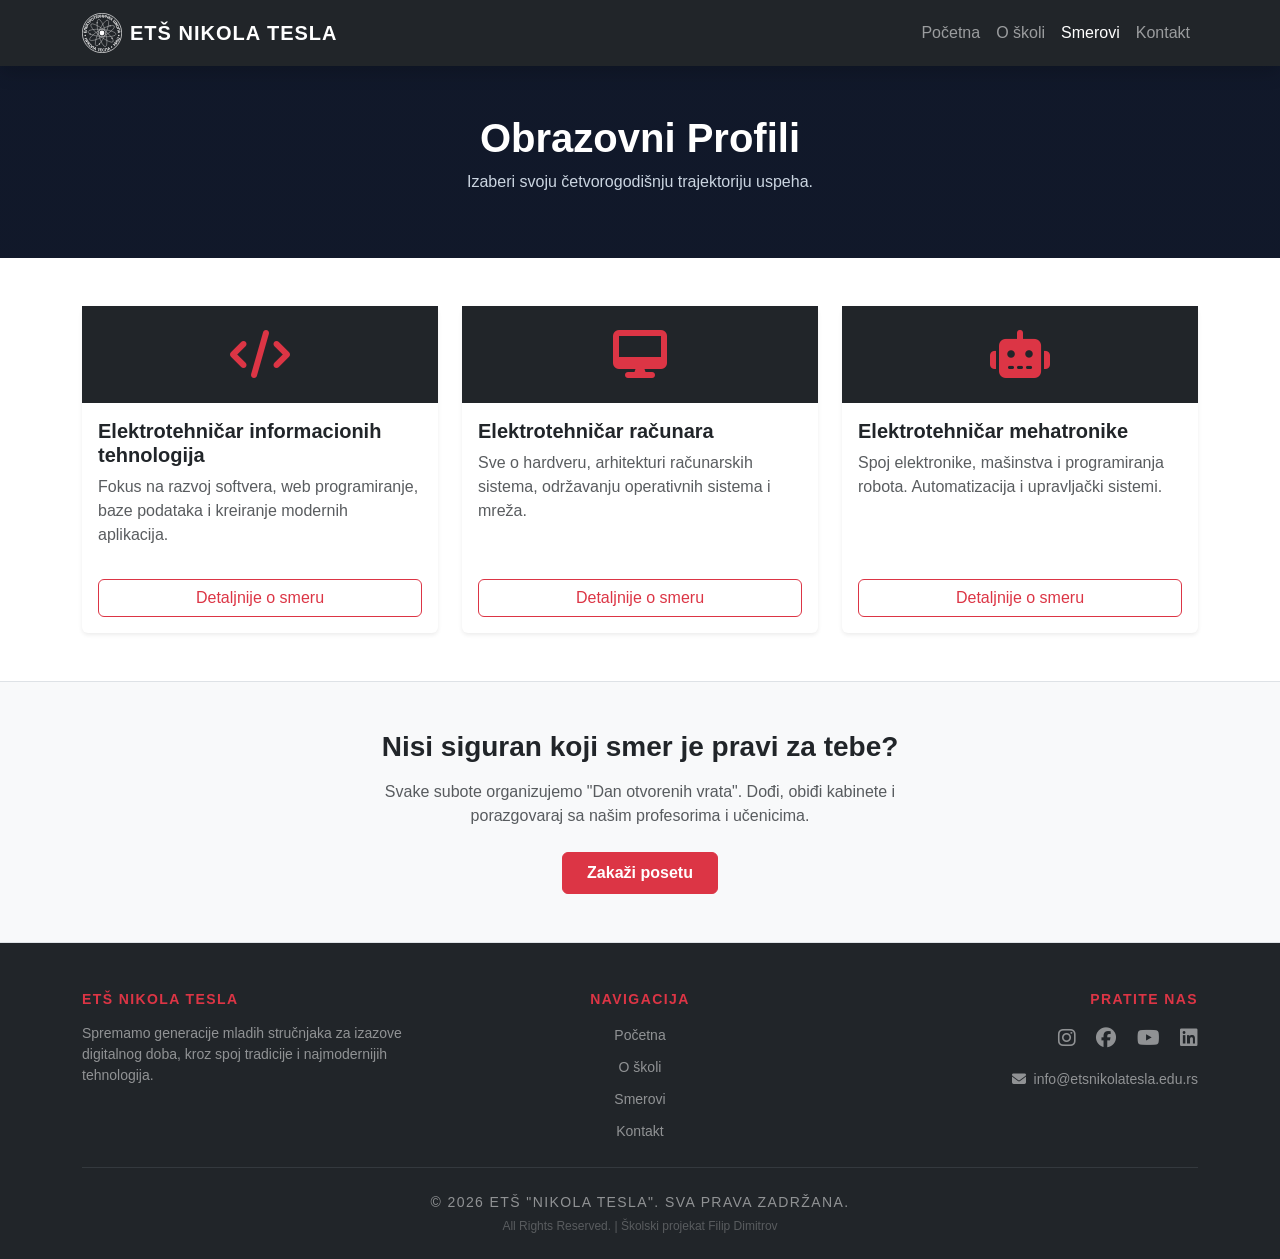
<file: smerovi.html>
<!DOCTYPE html>
<html lang="sr">
<head>
    <meta charset="UTF-8">
    <meta name="viewport" content="width=device-width, initial-scale=1.0">
    <title>Smerovi | ETŠ Nikola Tesla</title>
    <link href="https://cdn.jsdelivr.net/npm/bootstrap@5.3.0/dist/css/bootstrap.min.css" rel="stylesheet">
    <link rel="stylesheet" href="https://cdnjs.cloudflare.com/ajax/libs/font-awesome/6.4.0/css/all.min.css">
    <link rel="stylesheet" href="style.css">
</head>
<body>

    <nav class="navbar navbar-expand-lg navbar-dark bg-dark sticky-top shadow">
        <div class="container">
            <a class="navbar-brand d-flex align-items-center" href="index.html">
    <img src="/IMG/logo.svg" alt="Logo ETŠ Nikola Tesla" class="navbar-logo me-2">
    <span class="fw-bold">ETŠ NIKOLA TESLA</span>
</a>
            <button class="navbar-toggler" type="button" data-bs-toggle="collapse" data-bs-target="#navbarNav">
                <span class="navbar-toggler-icon"></span>
            </button>
            <div class="collapse navbar-collapse" id="navbarNav">
                <ul class="navbar-nav ms-auto">
                    <li class="nav-item"><a class="nav-link" href="index.html">Početna</a></li>
                    <li class="nav-item"><a class="nav-link" href="o-skoli.html">O školi</a></li>
                    <li class="nav-item"><a class="nav-link active" href="smerovi.html">Smerovi</a></li>
                    <li class="nav-item"><a class="nav-link" href="kontakt.html">Kontakt</a></li>
                </ul>
            </div>
        </div>
    </nav>

    <div class="bg-dark text-white py-5 text-center" style="background: linear-gradient(rgba(15, 23, 42, 0.9), rgba(15, 23, 42, 0.9)), url('https://images.unsplash.com/photo-1550751827-4bd374c3f58b?auto=format&fit=crop&w=1200&q=80') center center/cover;">
        <h1 class="fw-bold">Obrazovni Profili</h1>
        <p class="text-muted-light">Izaberi svoju četvorogodišnju trajektoriju uspeha.</p>
    </div>

    <section class="py-5">
        <div class="container">
            <div class="row g-4">
                <div class="col-md-6 col-lg-4">
                    <div class="card h-100 border-0 shadow-sm profile-card">
                        <div class="profile-icon-box bg-dark text-white text-center py-4">
                            <i class="fa-solid fa-code text-danger display-5"></i>
                        </div>
                        <div class="card-body d-flex flex-column">
                            <h5 class="card-title fw-bold">Elektrotehničar informacionih tehnologija</h5>
                            <p class="card-text text-muted flex-grow-1">Fokus na razvoj softvera, web programiranje, baze podataka i kreiranje modernih aplikacija.</p>
                            <a href="smer-it.html" class="btn btn-outline-danger w-100 mt-3">Detaljnije o smeru</a>
                        </div>
                    </div>
                </div>
                <div class="col-md-6 col-lg-4">
                    <div class="card h-100 border-0 shadow-sm profile-card">
                        <div class="profile-icon-box bg-dark text-white text-center py-4">
                            <i class="fa-solid fa-desktop text-danger display-5"></i>
                        </div>
                        <div class="card-body d-flex flex-column">
                            <h5 class="card-title fw-bold">Elektrotehničar računara</h5>
                            <p class="card-text text-muted flex-grow-1">Sve o hardveru, arhitekturi računarskih sistema, održavanju operativnih sistema i mreža.</p>
                            <a href="smer-racunari.html" class="btn btn-outline-danger w-100 mt-3">Detaljnije o smeru</a>
                        </div>
                    </div>
                </div>
                <div class="col-md-6 col-lg-4">
                    <div class="card h-100 border-0 shadow-sm profile-card">
                        <div class="profile-icon-box bg-dark text-white text-center py-4">
                            <i class="fa-solid fa-robot text-danger display-5"></i>
                        </div>
                        <div class="card-body d-flex flex-column">
                            <h5 class="card-title fw-bold">Elektrotehničar mehatronike</h5>
                            <p class="card-text text-muted flex-grow-1">Spoj elektronike, mašinstva i programiranja robota. Automatizacija i upravljački sistemi.</p>
                            <a href="smer-mehatronika.html" class="btn btn-outline-danger w-100 mt-3">Detaljnije o smeru</a>
                        </div>
                    </div>
                </div>
            </div>
        </div>
    </section>

    <section class="py-5 bg-light border-top border-bottom">
        <div class="container text-center">
            <h3 class="fw-bold mb-3 text-dark">Nisi siguran koji smer je pravi za tebe?</h3>
            <p class="text-muted mb-4 mx-auto" style="max-width: 600px;">Svake subote organizujemo "Dan otvorenih vrata". Dođi, obiđi kabinete i porazgovaraj sa našim profesorima i učenicima.</p>
            <div class="d-flex justify-content-center gap-3">
                <a href="kontakt.html" class="btn btn-danger px-4 py-2 fw-semibold">Zakaži posetu</a>
            </div>
        </div>
    </section>

    <footer class="bg-dark text-white pt-5 pb-4">
        <div class="container">
            <div class="row g-4 text-center text-md-start">
                <div class="col-md-4">
                    <h5 class="fw-bold text-danger text-uppercase small tracking-wider mb-3">ETŠ Nikola Tesla</h5>
                    <p class="text-white-50 small">Spremamo generacije mladih stručnjaka za izazove digitalnog doba, kroz spoj tradicije i najmodernijih tehnologija.</p>
                </div>
                <div class="col-md-4 text-md-center">
                    <h5 class="fw-bold text-danger text-uppercase small tracking-wider mb-3">Navigacija</h5>
                    <ul class="list-unstyled mb-0">
                        <li class="mb-2"><a href="index.html" class="text-white-50 text-decoration-none small link-light">Početna</a></li>
                        <li class="mb-2"><a href="o-skoli.html" class="text-white-50 text-decoration-none small link-light">O školi</a></li>
                        <li class="mb-2"><a href="smerovi.html" class="text-white-50 text-decoration-none small link-light">Smerovi</a></li>
                        <li><a href="kontakt.html" class="text-white-50 text-decoration-none small link-light">Kontakt</a></li>
                    </ul>
                </div>
                <div class="col-md-4 text-md-end">
                    <h5 class="fw-bold text-danger text-uppercase small tracking-wider mb-3">Pratite nas</h5>
                    <div class="mb-3">
                        <a href="https://www.instagram.com/etstesla/" class="text-white-50 me-3 fs-5 link-danger"><i class="fa-brands fa-instagram"></i></a>
                        <a href="https://www.facebook.com/teslaets" class="text-white-50 me-3 fs-5 link-danger"><i class="fa-brands fa-facebook"></i></a>
                        <a href="https://www.youtube.com/channel/UCgVlxoR83jDUiZuTLbmSBog" class="text-white-50 me-3 fs-5 link-danger"><i class="fa-brands fa-youtube"></i></a>
                        <a href="#" class="text-white-50 fs-5 link-danger"><i class="fa-brands fa-linkedin"></i></a>
                    </div>
                    <p class="text-white-50 small mb-0"><i class="fa-solid fa-envelope me-2"></i>info@etsnikolatesla.edu.rs</p>
                </div>
            </div>
            
            <hr class="border-secondary opacity-25 my-4">
            
            <div class="text-center">
                <p class="mb-1 text-white-50 small text-uppercase tracking-wider">© 2026 ETŠ "Nikola Tesla". Sva prava zadržana.</p>
                <p class="mb-0 text-white-50 opacity-50 updated-text" style="font-size: 0.75rem;">All Rights Reserved. | Školski projekat Filip Dimitrov</p>
            </div>
        </div>
    </footer>

    <script src="https://cdn.jsdelivr.net/npm/bootstrap@5.3.0/dist/js/bootstrap.bundle.min.js"></script>
</body>
</html>
</file>
<file: style.css>
:root {
    --dark-primary: #0f172a; 
    --accent-red: #dc3545;
    --text-muted: #64748b;
}

.navbar-logo {
    height: 40px;
    width: auto;
}

body {
    font-family: 'Segoe UI', Tahoma, Geneva, Verdana, sans-serif;
    color: #334155;
    background-color: #ffffff;
}

.hero-section {
    min-height: 60vh;
}
.text-muted-light {
    color: #cbd5e1;
}

.hero-naslov {
    font-family: 'Segoe UI', Roboto, Helvetica, Arial, sans-serif;
    font-weight: 800;
    letter-spacing: 1px;
}

.navbar-brand span {
    letter-spacing: 1px;
}
.hover-red:hover {
    color: var(--accent-red) !important;
    transition: color 0.2s ease-in-out;
}


.feature-card, .news-card, .profile-card {
    transition: transform 0.3s ease, box-shadow 0.3s ease;
}

.feature-card:hover, .news-card:hover, .profile-card:hover {
    transform: translateY(-5px);
    box-shadow: 0 10px 20px rgba(0,0,0,0.08) !important;
}


.fs-7 {
    font-size: 0.85rem;
}
.tracking-wide {
    letter-spacing: 0.05em;
}
.tracking-wider {
    letter-spacing: 0.1em;
}


.form-control:focus {
    border-color: var(--accent-red);
    box-shadow: 0 0 0 0.25rem rgba(220, 53, 69, 0.25);
}
</file>
